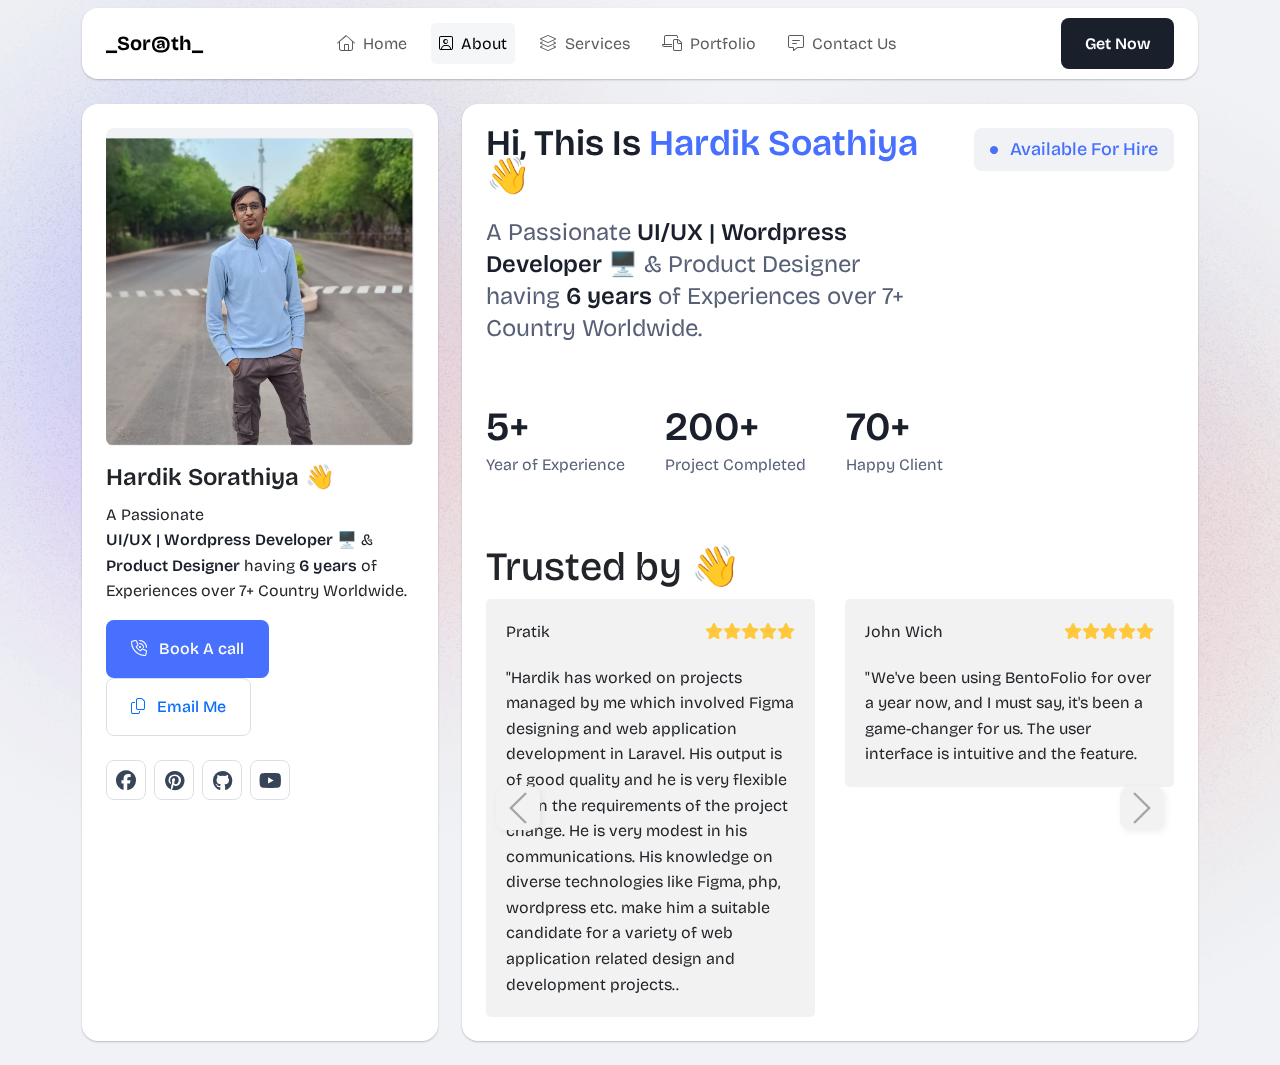
<file: about.html>
<!DOCTYPE html>
<html lang="en">

<head>
  <meta charset="UTF-8" />
  <meta name="viewport" content="width=device-width, initial-scale=1.0" />
  <title>About - Hardik Sorathiya</title>
  <!-- link css -->
  <link rel="stylesheet" href="assets/css/bootstrap.min.css" />
  <link rel="stylesheet" href="assets/css/style.css" />
  <link rel="stylesheet" href="assets/webfonts/all.min.css" />

  <!-- script js -->
</head>

<body>
  <!-- header -->
  <header class="header-area">
    <nav class="navbar navbar-expand-lg">
      <div class="container">
        <div class="hp-header d-flex">
          <a class="navbar-brand me-auto fw-bold" href="index.html">_Sor@th_</a>
          <button class="navbar-toggler" type="button" data-bs-toggle="offcanvas" data-bs-target="#offcanvasNavbar"
            aria-controls="offcanvasNavbar" aria-label="Toggle navigation">
            <span class="navbar-toggler-icon"></span>
          </button>
          <div class="offcanvas offcanvas-end" tabindex="-1" id="offcanvasNavbar"
            aria-labelledby="offcanvasNavbarLabel">
            <div class="offcanvas-header">
              <h5 class="offcanvas-title" id="offcanvasNavbarLabel">_Sor@th_</h5>
              <button type="button" class="btn-close" data-bs-dismiss="offcanvas" aria-label="Close"></button>
            </div>
            <div class="offcanvas-body">
              <ul class="navbar-nav justify-content-center flex-grow-1 pe-3">
                <li class="nav-item">
                  <a class="nav-link mx-lg-2" aria-current="page" href="index.html"> <i
                      class="fa-light fa-house pe-2"></i>Home</a>
                </li>
                <li class="nav-item">
                  <a class="nav-link mx-lg-2 active" href="about.html"><i class="fa-light fa-square-user pe-2"></i>About</a>
                </li>
                <li class="nav-item">
                  <a class="nav-link mx-lg-2" href="services.html"> <i class="fa-light fa-layer-group pe-2"></i>Services</a>
                </li>
                <li class="nav-item">
                  <a class="nav-link mx-lg-2" href="portfolio.html"><i class="fa-light fa-laptop-file pe-2"></i>Portfolio</a>
                </li>
                <li class="nav-item">
                  <a class="nav-link mx-lg-2" href="contact.html"><i class="fa-light fa-message-lines pe-2"></i>Contact Us</a>
                </li>
              </ul>
            </div>
          </div>
          <a href="https://wa.me/9737305056" target="_blank" class="getnow-button">Get Now</a>
        </div>

      </div>
    </nav>
  </header>


  <main>
    <div class="background-shapes">
      <div class="shape-1 common-shape">
        <img src="assets/image/banner-shape-1.png" alt="banner-shape-1">
      </div>
      <div class="shape-2 common-shape">
        <img src="assets/image/banner-shape-1.png" alt="banner-shape-1">
      </div>
      <div class="threed-shape-1 move-with-cursor" data-value="1"
        style="transition: transform 0.6s cubic-bezier(0.34, 1.56, 0.64, 1) 0s; transform: translate(3.04px, 4.35px) rotate(7.39deg);">
        <img src="assets/image/object-3d-1.png" alt="object-3d-1">
      </div>
      <div class="threed-shape-2 move-with-cursor" data-value="1"
        style="transition: transform 0.6s cubic-bezier(0.34, 1.56, 0.64, 1) 0s; transform: translate(3.04px, 4.35px) rotate(7.39deg);">
        <img src="assets/image/object-3d-2.png" alt="object-3d-2">
      </div>
    </div>
    <section id="home-first">
      <div class="container">
        <div class="row g-4">
          <div class="col-xl-4">
            <div class="card profile-card">
              <div class="card-body">
                <div class="image text-center">
                  <img src="assets/image/profile_hardik.svg" alt="profile">
                </div>
                <div class="text pt-3">
                  <h3 class="card-title">Hardik Sorathiya 👋</h3>
                  <p>A Passionate <span>UI/UX | Wordpress Developer</span> 🖥️ &amp; <span>Product Designer</span>
                    having <span>6
                      years</span> of Experiences over 7+
                    Country Worldwide.</p>
                  <div class="common-button-groups">
                    <a class="btn btn-call" href="tel:+919737305056">
                      <i class="fa-light fa-phone-volume pe-2"></i>
                      Book A call
                    </a>
                    <button class="btn btn-copy" data-clipboard-text="sorathiyahardik@gmail.com">
                      <a href="mailto:sorathiyahardik@gmail.com">
                        <i class="fa-light fa-copy pe-2"></i>
                      Email Me
                      </a>
                      
                    </button>
                  </div>
                  <div class="social-media-icon mt-4">
                    <ul class="list-unstyled">
                      <li><a href="#"><i class="fab fa-facebook"></i></a></li>
                      <li><a href="#"><i class="fab fa-pinterest"></i></a></li>
                      <li><a href="#"><i class="fab fa-github"></i></a></li>
                      <li><a href="#"><i class="fab fa-youtube"></i></a></li>
                    </ul>
                  </div>
                </div>
              </div>
            </div>
          </div>
          <div class="col-xl-8">
            <div class="card content-box-card">
                <div class="card-body">
                    <div class="top-info">
                        <div class="text">
                          <h1 class="main-title">Hi, This Is <span>Hardik Soathiya</span> 👋</h1>
                          <p>A Passionate <b>UI/UX | Wordpress Developer</b> 🖥️ &amp; <span>Product Designer</span>
                            having <b>6
                              years</b> of Experiences over 7+
                            Country Worldwide.</p>
                        </div>
                        <div class="available-btn">
                          <span><i class="fas fa-circle"></i> Available For Hire</span>
                        </div>
                    </div>
                    <div class="counter-area">
                        <div class="counter">
                          <div class="counter-item">
                            <h3 class="number">5+</h3>
                            <p class="subtitle">Year of Experience</p>
                          </div>
                          <div class="counter-item">
                            <h3 class="number">200+</h3>
                            <p class="subtitle">Project Completed
                            </p>
                          </div>
                          <div class="counter-item">
                            <h3 class="number">70+</h3>
                            <p class="subtitle">Happy Client
                            </p>
                          </div>
                        </div>
                    </div>
                    <div class="testimonial">
                      <div class="text">
                        <h1 class="main-title">Trusted by 👋</h1>
                      </div>
                      <link rel="stylesheet" href="assets/css/swiper.css">
                      <div class="swiper-container">
                        <!-- Additional required wrapper -->
                        <div class="swiper-wrapper">
                            <div class="swiper-slide">
                              <div class="testimonial-box">
                                <div class="top-section-testimonial">
                                  <div class="client-name">
                                    Pratik
                                  </div>
                                  <div class="star">
                                    <i class="fas fa-star"></i><i class="fas fa-star"></i><i class="fas fa-star"></i><i class="fas fa-star"></i><i class="fas fa-star"></i>
                                  </div>
                                </div>
                                <div class="testimonial-text">
                                  "Hardik has worked on projects managed by me which involved Figma designing and web application development in Laravel. His output is of good quality and he is very flexible when the requirements of the project change. He is very modest in his communications. His knowledge on diverse technologies like Figma, php, wordpress etc. make him a suitable candidate for a variety of web application related design and development projects..
                                </div>
                              </div>
                            </div>
                            <div class="swiper-slide">
                              <div class="testimonial-box">
                                <div class="top-section-testimonial">
                                  <div class="client-name">
                                    John Wich
                                  </div>
                                  <div class="star">
                                    <i class="fas fa-star"></i><i class="fas fa-star"></i><i class="fas fa-star"></i><i class="fas fa-star"></i><i class="fas fa-star"></i>
                                  </div>
                                </div>
                                <div class="testimonial-text">
                                  "We've been using BentoFolio for over a year now, and I must say, it's been a game-changer
                                  for us. The user interface is intuitive and the feature.
                                </div>
                              </div>
                            </div>
                            <div class="swiper-slide">
                              <div class="testimonial-box">
                                <div class="top-section-testimonial">
                                  <div class="client-name">
                                    John Wich
                                  </div>
                                  <div class="star">
                                    <i class="fas fa-star"></i><i class="fas fa-star"></i><i class="fas fa-star"></i><i class="fas fa-star"></i><i class="fas fa-star"></i>
                                  </div>
                                </div>
                                <div class="testimonial-text">
                                  "We've been using BentoFolio for over a year now, and I must say, it's been a game-changer
                                  for us. The user interface is intuitive and the feature.
                                </div>
                              </div>
                            </div>
                            <div class="swiper-slide">
                              <div class="testimonial-box">
                                <div class="top-section-testimonial">
                                  <div class="client-name">
                                    John Wich
                                  </div>
                                  <div class="star">
                                    <i class="fas fa-star"></i><i class="fas fa-star"></i><i class="fas fa-star"></i><i class="fas fa-star"></i><i class="fas fa-star"></i>
                                  </div>
                                </div>
                                <div class="testimonial-text">
                                  "We've been using BentoFolio for over a year now, and I must say, it's been a game-changer
                                  for us. The user interface is intuitive and the feature.
                                </div>
                              </div>
                            </div>
                            <div class="swiper-slide">
                              <div class="testimonial-box">
                                <div class="top-section-testimonial">
                                  <div class="client-name">
                                    John Wich
                                  </div>
                                  <div class="star">
                                    <i class="fas fa-star"></i><i class="fas fa-star"></i><i class="fas fa-star"></i><i class="fas fa-star"></i><i class="fas fa-star"></i>
                                  </div>
                                </div>
                                <div class="testimonial-text">
                                  "We've been using BentoFolio for over a year now, and I must say, it's been a game-changer
                                  for us. The user interface is intuitive and the feature.
                                </div>
                              </div>
                            </div>
                            <div class="swiper-slide">
                              <div class="testimonial-box">
                                <div class="top-section-testimonial">
                                  <div class="client-name">
                                    John Wich
                                  </div>
                                  <div class="star">
                                    <i class="fas fa-star"></i><i class="fas fa-star"></i><i class="fas fa-star"></i><i class="fas fa-star"></i><i class="fas fa-star"></i>
                                  </div>
                                </div>
                                <div class="testimonial-text">
                                  "We've been using BentoFolio for over a year now, and I must say, it's been a game-changer
                                  for us. The user interface is intuitive and the feature.
                                </div>
                              </div>
                            </div>
                            <div class="swiper-slide">
                              <div class="testimonial-box">
                                <div class="top-section-testimonial">
                                  <div class="client-name">
                                    John Wich
                                  </div>
                                  <div class="star">
                                    <i class="fas fa-star"></i><i class="fas fa-star"></i><i class="fas fa-star"></i><i class="fas fa-star"></i><i class="fas fa-star"></i>
                                  </div>
                                </div>
                                <div class="testimonial-text">
                                  "We've been using BentoFolio for over a year now, and I must say, it's been a game-changer
                                  for us. The user interface is intuitive and the feature.
                                </div>
                              </div>
                            </div>
                            
                        </div>
                
                        <!-- If we need navigation buttons -->
                        <div class="swiper-button-prev"></div>
                        <div class="swiper-button-next"></div>
                    </div>
                    
                    
                    </div>
                </div>
            </div>
          </div>
        </div>
      </div>
    </section>
  </main>

  <!-- script -->
  <script src="assets/js/bootstrap.bundle.min.js"></script>
  <script src="assets/js/jquery-3.6.0.min.js"></script>
  <script src="assets/js/swiper.js"></script>
  <script src="assets/js/script.js"></script>

</html>
</file>
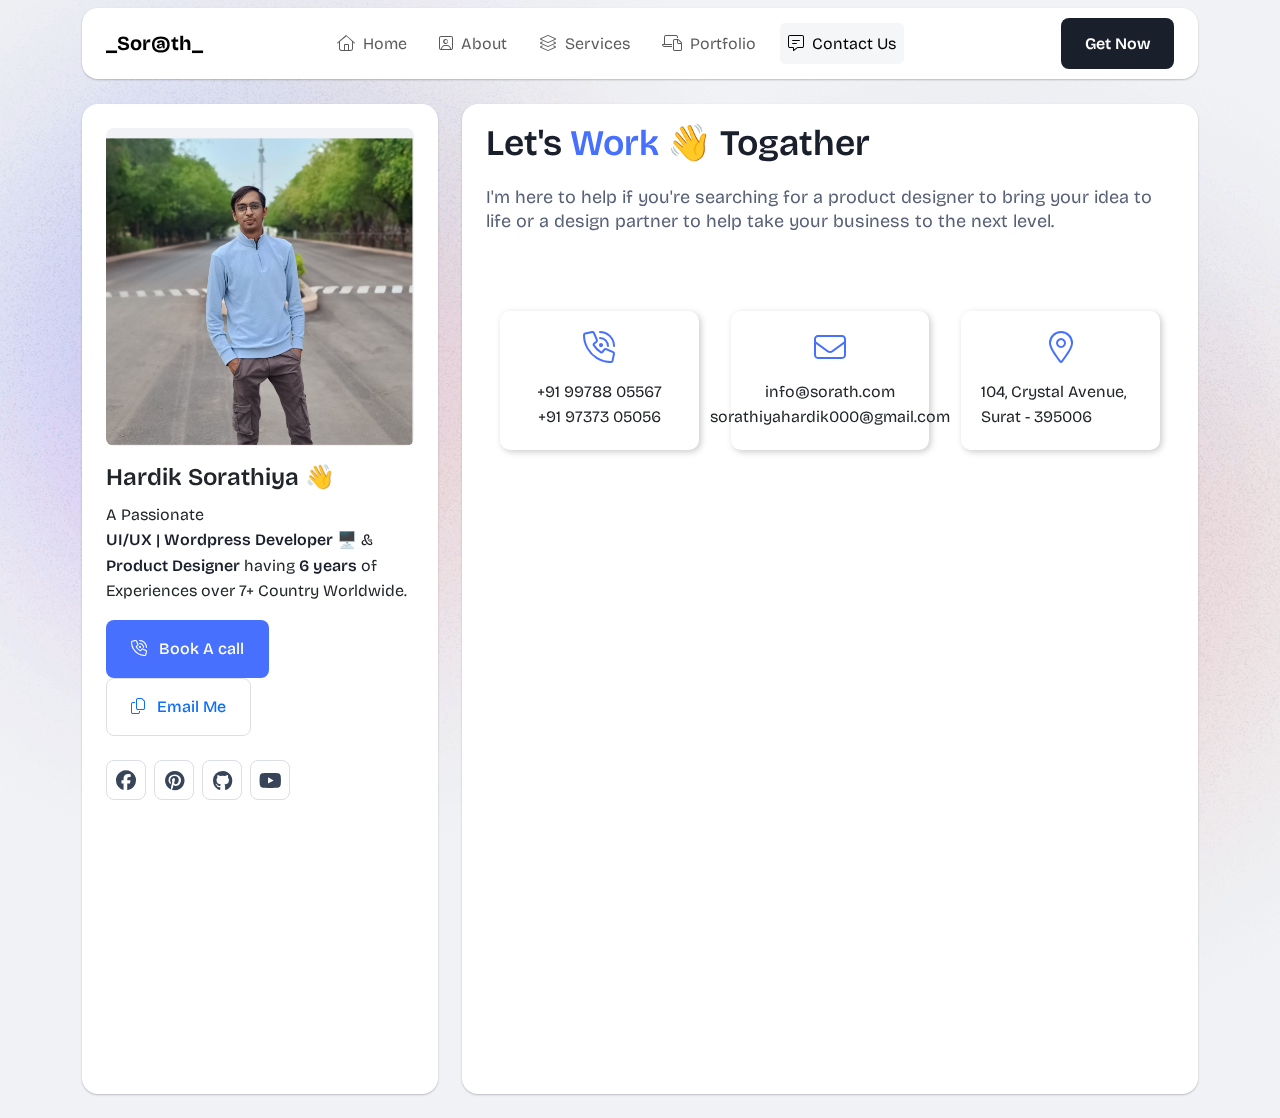
<file: contact.html>
<!DOCTYPE html>
<html lang="en">

<head>
  <meta charset="UTF-8" />
  <meta name="viewport" content="width=device-width, initial-scale=1.0" />
  <title>Contact with Hardik Sorathiya</title>
  <!-- link css -->
  <link rel="stylesheet" href="assets/css/bootstrap.min.css" />
  <link rel="stylesheet" href="assets/css/style.css" />
  <link rel="stylesheet" href="assets/webfonts/all.min.css" />

  <!-- script js -->
</head>

<body>
  <!-- header -->
  <header class="header-area">
    <nav class="navbar navbar-expand-lg">
      <div class="container">
        <div class="hp-header d-flex">
          <a class="navbar-brand me-auto fw-bold" href="index.html">_Sor@th_</a>
          <button class="navbar-toggler" type="button" data-bs-toggle="offcanvas" data-bs-target="#offcanvasNavbar"
            aria-controls="offcanvasNavbar" aria-label="Toggle navigation">
            <span class="navbar-toggler-icon"></span>
          </button>
          <div class="offcanvas offcanvas-end" tabindex="-1" id="offcanvasNavbar"
            aria-labelledby="offcanvasNavbarLabel">
            <div class="offcanvas-header">
              <h5 class="offcanvas-title" id="offcanvasNavbarLabel">_Sor@th_</h5>
              <button type="button" class="btn-close" data-bs-dismiss="offcanvas" aria-label="Close"></button>
            </div>
            <div class="offcanvas-body">
              <ul class="navbar-nav justify-content-center flex-grow-1 pe-3">
                <li class="nav-item">
                  <a class="nav-link mx-lg-2 " aria-current="page" href="index.html"> <i
                      class="fa-light fa-house pe-2"></i>Home</a>
                </li>
                <li class="nav-item">
                  <a class="nav-link mx-lg-2" href="about.html"><i class="fa-light fa-square-user pe-2"></i>About</a>
                </li>
                <li class="nav-item">
                  <a class="nav-link mx-lg-2" href="services.html"> <i class="fa-light fa-layer-group pe-2"></i>Services</a>
                </li>
                <li class="nav-item">
                  <a class="nav-link mx-lg-2" href="portfolio.html"><i class="fa-light fa-laptop-file pe-2"></i>Portfolio</a>
                </li>
                <li class="nav-item">
                  <a class="nav-link mx-lg-2 active" href="contact.html"><i class="fa-light fa-message-lines pe-2"></i>Contact Us</a>
                </li>
              </ul>
            </div>
          </div>
          <a href="https://wa.me/9737305056" target="_blank" class="getnow-button">Get Now</a>
        </div>

      </div>
    </nav>
  </header>


  <main>
    <div class="background-shapes">
      <div class="shape-1 common-shape">
        <img src="assets/image/banner-shape-1.png" alt="banner-shape-1">
      </div>
      <div class="shape-2 common-shape">
        <img src="assets/image/banner-shape-1.png" alt="banner-shape-1">
      </div>
      <div class="threed-shape-1 move-with-cursor" data-value="1"
        style="transition: transform 0.6s cubic-bezier(0.34, 1.56, 0.64, 1) 0s; transform: translate(3.04px, 4.35px) rotate(7.39deg);">
        <img src="assets/image/object-3d-1.png" alt="object-3d-1">
      </div>
      <div class="threed-shape-2 move-with-cursor" data-value="1"
        style="transition: transform 0.6s cubic-bezier(0.34, 1.56, 0.64, 1) 0s; transform: translate(3.04px, 4.35px) rotate(7.39deg);">
        <img src="assets/image/object-3d-2.png" alt="object-3d-2">
      </div>
    </div>
    <section id="home-first">
      <div class="container">
        <div class="row g-4">
          <div class="col-xl-4">
            <div class="card profile-card sticky">
              <div class="card-body">
                <div class="image text-center">
                  <img src="assets/image/profile_hardik.svg" alt="profile">
                </div>
                <div class="text pt-3">
                  <h3 class="card-title">Hardik Sorathiya 👋</h3>
                  <p>A Passionate <span>UI/UX | Wordpress Developer</span> 🖥️ &amp; <span>Product Designer</span>
                    having <span>6
                      years</span> of Experiences over 7+
                    Country Worldwide.</p>
                  <div class="common-button-groups">
                    <a class="btn btn-call" href="tel:+919737305056">
                      <i class="fa-light fa-phone-volume pe-2"></i>
                      Book A call
                    </a>
                    <button class="btn btn-copy" data-clipboard-text="sorathiyahardik@gmail.com">
                      <a href="mailto:sorathiyahardik@gmail.com">
                        <i class="fa-light fa-copy pe-2"></i>
                      Email Me
                      </a>
                      
                    </button>
                  </div>
                  <div class="social-media-icon mt-4">
                    <ul class="list-unstyled">
                      <li><a href="#"><i class="fab fa-facebook"></i></a></li>
                      <li><a href="#"><i class="fab fa-pinterest"></i></a></li>
                      <li><a href="#"><i class="fab fa-github"></i></a></li>
                      <li><a href="#"><i class="fab fa-youtube"></i></a></li>
                    </ul>
                  </div>
                </div>
              </div>
            </div>
          </div>
          <div class="col-xl-8">
            <div class="card content-box-card">
                <div class="card-body">
                    <div class="top-info">
                        <div class="text contact-text">
                          <h1 class="main-title">Let's <span>Work 👋</span> Togather</h1>
                          <p>I'm here to help if you're searching for a product designer to bring your idea to life or a design partner to help take your business to the next level.</p>
                        </div>
                    </div>
                    <div class="contact-detail">
                        <div class="row g-1">
                            <div class="col-lg-4">
                                <div class="contact-detail-box">
                                    <i class="fa-light fa-phone-volume"></i>
                                    <div class="detail-text">+91 99788 05567</div>
                                    <div class="detail-text">+91 97373 05056</div>
                                </div>
                            </div>
                            <div class="col-lg-4">
                                <div class="contact-detail-box">
                                    <i class="fa-light fa-envelope"></i>
                                    <div class="detail-text">info@sorath.com</div>
                                    <div class="detail-text">sorathiyahardik000@gmail.com</div>
                                </div>
                            </div>
                            <div class="col-lg-4">
                                <div class="contact-detail-box">
                                    <i class="fa-light fa-location-dot"></i>
                                    <div class="detail-text">104, Crystal Avenue, Surat - 395006</div>
                                </div>
                            </div>
                        </div>
                    </div>
                    <div class="contact-map-area">
                        <iframe src="https://www.google.com/maps/embed?pb=!1m18!1m12!1m3!1d8848.960371973006!2d72.8269683185844!3d21.171113454912568!2m3!1f0!2f0!3f0!3m2!1i1024!2i768!4f13.1!3m3!1m2!1s0x3be04e59411d1563%3A0xfe4558290938b042!2sSurat%2C%20Gujarat!5e0!3m2!1sen!2sin!4v1716475265208!5m2!1sen!2sin" height="450" style="border:0; width: 100%;" allowfullscreen="" loading="lazy" referrerpolicy="no-referrer-when-downgrade"></iframe>    
                    </div>
                    
                </div>
            </div>
          </div>
        </div>
      </div>
    </section>
  </main>

  <!-- script -->
  <script src="assets/js/bootstrap.bundle.min.js"></script>

</html>
</file>
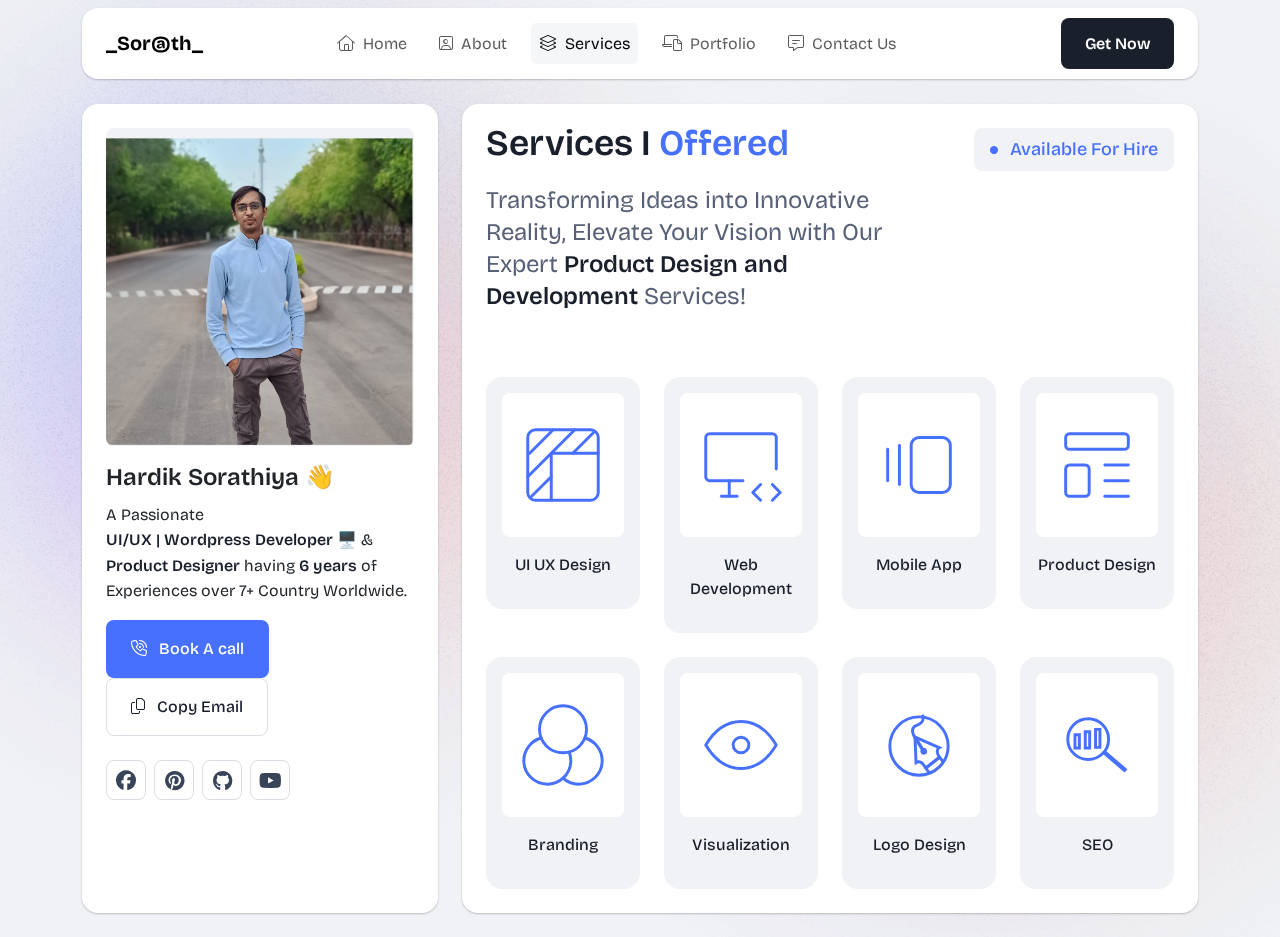
<file: services.html>
<!DOCTYPE html>
<html lang="en">

<head>
    <meta charset="UTF-8" />
    <meta name="viewport" content="width=device-width, initial-scale=1.0" />
    <title>Services- Hardik Sorathiya</title>
    <!-- link css -->
    <link rel="stylesheet" href="assets/css/bootstrap.min.css" />
    <link rel="stylesheet" href="assets/css/style.css" />
    <link rel="stylesheet" href="assets/webfonts/all.min.css" />

    <!-- script js -->
</head>

<body>
    <!-- header -->
    <header class="header-area">
        <nav class="navbar navbar-expand-lg">
            <div class="container">
                <div class="hp-header d-flex">
                    <a class="navbar-brand me-auto fw-bold" href="index.html">_Sor@th_</a>
                    <button class="navbar-toggler" type="button" data-bs-toggle="offcanvas"
                        data-bs-target="#offcanvasNavbar" aria-controls="offcanvasNavbar"
                        aria-label="Toggle navigation">
                        <span class="navbar-toggler-icon"></span>
                    </button>
                    <div class="offcanvas offcanvas-end" tabindex="-1" id="offcanvasNavbar"
                        aria-labelledby="offcanvasNavbarLabel">
                        <div class="offcanvas-header">
                            <h5 class="offcanvas-title" id="offcanvasNavbarLabel">_Sor@th_</h5>
                            <button type="button" class="btn-close" data-bs-dismiss="offcanvas"
                                aria-label="Close"></button>
                        </div>
                        <div class="offcanvas-body">
                            <ul class="navbar-nav justify-content-center flex-grow-1 pe-3">
                                <li class="nav-item">
                                    <a class="nav-link mx-lg-2" aria-current="page" href="index.html"> <i
                                            class="fa-light fa-house pe-2"></i>Home</a>
                                </li>
                                <li class="nav-item">
                                    <a class="nav-link mx-lg-2 " href="about.html"><i
                                            class="fa-light fa-square-user pe-2"></i>About</a>
                                </li>
                                <li class="nav-item">
                                    <a class="nav-link mx-lg-2 active" href="services.html"> <i
                                            class="fa-light fa-layer-group pe-2"></i>Services</a>
                                </li>
                                <li class="nav-item">
                                    <a class="nav-link mx-lg-2" href="portfolio.html"><i
                                            class="fa-light fa-laptop-file pe-2"></i>Portfolio</a>
                                </li>
                                <li class="nav-item">
                                    <a class="nav-link mx-lg-2" href="contact.html"><i
                                            class="fa-light fa-message-lines pe-2"></i>Contact Us</a>
                                </li>
                            </ul>
                        </div>
                    </div>
                    <a href="https://wa.me/9737305056" target="_blank" class="getnow-button">Get Now</a>
                </div>

            </div>
        </nav>
    </header>


    <main>
        <div class="background-shapes">
            <div class="shape-1 common-shape">
                <img src="assets/image/banner-shape-1.png" alt="banner-shape-1">
            </div>
            <div class="shape-2 common-shape">
                <img src="assets/image/banner-shape-1.png" alt="banner-shape-1">
            </div>
            <div class="threed-shape-1 move-with-cursor" data-value="1"
                style="transition: transform 0.6s cubic-bezier(0.34, 1.56, 0.64, 1) 0s; transform: translate(3.04px, 4.35px) rotate(7.39deg);">
                <img src="assets/image/object-3d-1.png" alt="object-3d-1">
            </div>
            <div class="threed-shape-2 move-with-cursor" data-value="1"
                style="transition: transform 0.6s cubic-bezier(0.34, 1.56, 0.64, 1) 0s; transform: translate(3.04px, 4.35px) rotate(7.39deg);">
                <img src="assets/image/object-3d-2.png" alt="object-3d-2">
            </div>
        </div>
        <section id="home-first">
            <div class="container">
                <div class="row g-4">
                    <div class="col-xl-4">
                        <div class="card profile-card">
                            <div class="card-body">
                                <div class="image text-center">
                                    <img src="assets/image/profile_hardik.svg" alt="profile">
                                </div>
                                <div class="text pt-3">
                                    <h3 class="card-title">Hardik Sorathiya 👋</h3>
                                    <p>A Passionate <span>UI/UX | Wordpress Developer</span> 🖥️ &amp; <span>Product
                                            Designer</span>
                                        having <span>6
                                            years</span> of Experiences over 7+
                                        Country Worldwide.</p>
                                    <div class="common-button-groups">
                                        <a class="btn btn-call" href="tel:+919737305056">
                                            <i class="fa-light fa-phone-volume pe-2"></i>
                                            Book A call
                                        </a>
                                        <button class="btn btn-copy" data-clipboard-text="freelancersorath@gmail.com">
                                            <i class="fa-light fa-copy pe-2"></i>
                                            Copy Email
                                        </button>
                                    </div>
                                    <div class="social-media-icon mt-4">
                                        <ul class="list-unstyled">
                                            <li><a href="#"><i class="fab fa-facebook"></i></a></li>
                                            <li><a href="#"><i class="fab fa-pinterest"></i></a></li>
                                            <li><a href="#"><i class="fab fa-github"></i></a></li>
                                            <li><a href="#"><i class="fab fa-youtube"></i></a></li>
                                        </ul>
                                    </div>
                                </div>
                            </div>
                        </div>
                    </div>
                    <div class="col-xl-8">
                        <div class="card content-box-card">
                            <div class="card-body">
                                <div class="top-info">
                                    <div class="text">
                                        <h1 class="main-title">Services I <span>Offered</span></h1>
                                        <p>Transforming Ideas into Innovative Reality, Elevate Your Vision with Our
                                            Expert <b>Product
                                                Design and Development</b> Services!</p>
                                    </div>
                                    <div class="available-btn">
                                        <span><i class="fas fa-circle"></i> Available For Hire</span>
                                    </div>
                                </div>
                                <div class="services">
                                    <div class="row g-4">
                                        <div class="col-md-3 col-sm-6 col-6">
                                            <div class="services-item text-center">
                                                <div class="image">
                                                    <img src="assets/image/icon/ui-ux.svg" alt="ui-ux">
                                                </div>
                                                <div class="text">
                                                    <h3 class="title">UI UX Design</h3>
                                                </div>
                                            </div>
                                        </div>
                                        <div class="col-md-3 col-sm-6 col-6">
                                            <div class="services-item text-center">
                                                <div class="image">
                                                    <img src="assets/image/icon/web-development.svg"
                                                        alt="web-development">
                                                </div>
                                                <div class="text">
                                                    <h3 class="title">Web Development</h3>
                                                </div>
                                            </div>
                                        </div>
                                        <div class="col-md-3 col-sm-6 col-6">
                                            <div class="services-item text-center">
                                                <div class="image">
                                                    <img src="assets/image/icon/app.svg" alt="app">
                                                </div>
                                                <div class="text">
                                                    <h3 class="title">Mobile App</h3>
                                                </div>
                                            </div>
                                        </div>
                                        <div class="col-md-3 col-sm-6 col-6">
                                            <div class="services-item text-center">
                                                <div class="image">
                                                    <img src="assets/image/icon/prd-design.svg" alt="prd-design">
                                                </div>
                                                <div class="text">
                                                    <h3 class="title">Product Design</h3>
                                                </div>
                                            </div>
                                        </div>
                                        <div class="col-md-3 col-sm-6 col-6">
                                            <div class="services-item text-center">
                                                <div class="image">
                                                    <img src="assets/image/icon/branding.svg" alt="branding">
                                                </div>
                                                <div class="text">
                                                    <h3 class="title">Branding</h3>
                                                </div>
                                            </div>
                                        </div>
                                        <div class="col-md-3 col-sm-6 col-6">
                                            <div class="services-item text-center">
                                                <div class="image">
                                                    <img src="assets/image/icon/view.svg" alt="view">
                                                </div>
                                                <div class="text">
                                                    <h3 class="title">Visualization</h3>
                                                </div>
                                            </div>
                                        </div>
                                        <div class="col-md-3 col-sm-6 col-6">
                                            <div class="services-item text-center">
                                                <div class="image">
                                                    <img src="assets/image/icon/logodesign.svg" alt="view">
                                                </div>
                                                <div class="text">
                                                    <h3 class="title">Logo Design</h3>
                                                </div>
                                            </div>
                                        </div>
                                        <div class="col-md-3 col-sm-6 col-6">
                                            <div class="services-item text-center">
                                                <div class="image">
                                                    <img src="assets/image/icon/seo.svg" alt="view">
                                                </div>
                                                <div class="text">
                                                    <h3 class="title">SEO</h3>
                                                </div>
                                            </div>
                                        </div>
                                    </div>
                                </div>
                            </div>
                        </div>
                    </div>
                </div>
        </section>
    </main>

    <!-- script -->
    <script src="assets/js/bootstrap.bundle.min.js"></script>

</html>
</file>
<file: assets/css/style.css>
@import url('https://fonts.googleapis.com/css2?family=Bricolage+Grotesque:opsz,wght@12..96,200..800&display=swap');

:root {
    --font-family: "Bricolage Grotesque", sans-serif;
    --primary: #4770FF;
    --black: #1A1F2C;
    --light-black: #576076;
    --white: #ffffff;
    --dark-theme-bg: #000;
    --dark-theme-black: #0E1018;
    --dark-theme-white: #f0f2f5;
    --dark-theme-light-white: rgba(240, 242, 245, 0.7);
    --paragraph: #616670;
    --background: #F0F2F5;
    --font-size: 16px;
    --font-weight: 400;
    --line-height: 1.6em;
    --transision: all 0.1s ease-out 0s;
    --border: #DBDFE5;
    --border-radius: 5px;
    --box-shadow: 2px 2px 10px rgba(240, 242, 245, 0.7);
}
a, span, small {
    display: inline-block;
}
* {
    margin: 0;
    padding: 0;
    outline: none;
    box-sizing: border-box;
}
ul, ol {
    margin: 0;
    padding: 0;
}
img{
    width: 100%;
}
body{
    font-family: var(--font-family);
    font-size: var(--font-size);
    line-height: var(--line-height);
    color: var(--black);
    overflow-x: hidden;
    background-color: var(--background);
    padding: 0 0 24px 0;
    min-height: 100vh;
    font-weight: 400;
}
a{
    text-decoration: none;
}

/* header */
.navbar-nav .nav-link.active, .navbar-nav .nav-link.show {
    background: var(--dark-theme-light-white);
    border-radius: var(--border-radius);
}
.nav-link:focus, .nav-link:hover {
    color: var(--bs-nav-link-hover-color);
    background: var(--dark-theme-light-white);
    border-radius: var(--border-radius);
}
.header-area {
    width: 100%;
    z-index: 99;
    /* position: sticky; */
    top: 0;
}
.hp-header {
    background-color: var(--white);
    box-shadow: 0 1px 2px 0 rgba(26, 31, 44, 0.25);
    border-radius: 16px;
    padding: 10px 24px;
    width: 100%;
    align-items: center;
    gap: 15px;
}
.getnow-button {
    background-color: var(--black);
    border-radius: 8px;
    padding: 16px 24px;
    font-size: 16px;
    font-weight: 600;
    color: var(--white);
    line-height: 1.2em;
    margin-left: 16px;
}

/* background shape */

.background-shapes .common-shape {
    animation: rotateAnimation 60s infinite linear;
}
.background-shapes .shape-1 {
    position: fixed;
    top: -20%;
    left: -20%;
    z-index: -1;
}
.background-shapes .shape-2 {
    position: fixed;
    bottom: -20%;
    right: -20%;
    z-index: -1;
}
.background-shapes .threed-shape-1 {
    position: fixed;
    top: 20%;
    left: 10%;
    z-index: -1;
}
.background-shapes .threed-shape-2 {
    position: fixed;
    bottom: 20%;
    right: 9%;
    z-index: -1;
}
@keyframes rotateAnimation {
    0%{
        transform: rotate(0deg);
    }
    100%{
        transform: rotate(360deg);
    }
    
}
/* main */
.card {
    border: 0;
    background-color: var(--white);
    box-shadow: 0 1px 2px 0 rgba(26, 31, 44, 0.25);
    border-radius: 16px;
    height: 100%;
}
.card-body {
    padding: 24px;
}
.content-box-area .profile-card {
    position: sticky;
    top: 94px;
}
.profile-card .image {
    background-color: var(--background);
    border-radius: 8px;
    overflow: hidden;
}
.profile-card .image img {
    margin-top: 10px;
}
.profile-card .text p span {
    color: var(--black);
    font-weight: 600;
}
.common-button-groups .btn {
    background-color: var(--primary);
    border-radius: 8px;
    padding: 16px 24px;
    font-size: 16px;
    font-weight: 500;
    color: var(--white);
    line-height: 1.5em;
    margin-right: 8px;
}
.common-button-groups .btn.btn-copy {
    border: 1px solid var(--border);
    background-color: transparent;
    color: var(--black);
    position: relative;
}
.common-button-groups .btn.btn-copy:hover {
    background-color: var(--background);
}
.social-media-icon ul li {
    display: inline-block;
}
.social-media-icon ul li {
    margin-right: 4px;
}
.social-media-icon ul li a {
    color: #384559;
    font-size: 20px;
    width: 40px;
    height: 40px;
    border-radius: 8px;
    border: 1px solid var(--border);
    text-align: center;
    line-height: 40px;
    display: block;
}
main {
    position: relative;
    margin-top: 17px;
}
.work-experiance-card .work-experiance-slider li {
    display: flex !important;
    justify-content: space-between;
    align-items: center;
}
.work-experiance-card .work-experiance-slider li+li {
    margin-top: 16px;
}

.work-experiance-card .work-experiance-slider li .date p {
    font-size: 14px;
    font-weight: 500;
    color: var(--light-black);
}
.work-experiance-card .work-experiance-slider li .info .icon img {
    width: 40px;
}
.work-experiance-card .work-experiance-slider li .info {
    display: flex;
    align-items: center;
    gap: 12px;
}
.work-experiance-card .work-experiance-slider li .info .text .title {
    font-size: 15px;
    font-weight: 600;
    color: var(--black);
    line-height: 1.5em;
    margin: 0;
}
.work-experiance-card .work-experiance-slider li .info .text .subtitle {
    font-size: 14px;
    font-weight: 400;
    color: var(--light-black);
    line-height: 1.42em;
}
.date {
    padding-right: 40px;
}
.expertise-item img {
    width: 32px;
    height: 32px;
}
.expertise-item {
    display: flex;
    flex-direction: column;
    align-items: center;
}
.expertise-item h4.title {
    font-size: 1rem;
}
.card-title .link-btn {
    font-size: 16px;
    font-weight: 400;
    color: var(--primary);
    line-height: 1.5em;
    border-bottom: 1px solid var(--border);
}
.card-title {
    font-size: 24px;
    font-weight: 600;
    line-height: 1.333em;
    display: flex;
    align-items: center;
    justify-content: space-between;
    gap: 24px;
}
.card-projects .project-item .image {
    background-color: var(--background);
    padding: 24px;
    padding-bottom: 0;
    border-radius: 8px;
    overflow: hidden;
    position: relative;
}
.card-projects .project-item .image img {
    border-radius: 8px;
    border-bottom-right-radius: 0;
    border-bottom-left-radius: 0;
}
.card-projects .project-item .image .full-image-preview {
    position: absolute;
    top: 50%;
    left: 50%;
    transform: translate(-50%);
    z-index: 9;
    width: 40px;
    height: 40px;
    background-color: var(--white);
    border-radius: 50%;
    text-align: center;
    line-height: 38px;
    color: var(--primary);
    filter: drop-shadow(0 12px 12px rgba(26, 31, 44, 0.25));
    margin-top: -10px;
    transition: var(--transision);
    visibility: hidden;
    opacity: 0;
}
.card-projects .project-item .image .full-image-preview .icon {
    width: 22px;
    height: 22px;
}
.card-projects .project-item .image .info {
    position: absolute;
    bottom: 0;
    left: 0;
    background-image: linear-gradient(rgba(0, 0, 0, 0), rgba(0, 0, 0, 0.2));
    width: 100%;
}
.card-projects .project-item .image .info .category {
    font-size: 12px;
    font-weight: 500;
    color: var(--primary);
    background-color: var(--white);
    border-radius: 4px;
    padding: 4px 8px;
    margin: 16px;
    line-height: 1.333em;
}
/* about */

.content-box-card .top-info {
    display: flex;
    gap: 40px;
    justify-content: space-between;
    margin-bottom: 48px;
}
.content-box-card .top-info .text {
    flex-grow: 1;
    max-width: 540px;
    width: 100%;
}
.content-box-card .top-info .main-title {
    font-size: 36px;
    font-weight: 600;
    color: var(--black);
    line-height: 0.9em;
    margin-bottom: 24px;
}
.content-box-card .top-info .main-title span {
    color: var(--primary);
}
.content-box-card .top-info p {
    font-size: 24px;
    font-weight: 400;
    color: var(--light-black);
    line-height: 1.333em;
}
.content-box-card .top-info p b {
    font-size: 24px;
    font-weight: 600;
    color: var(--black);
}
.content-box-card .available-btn {
    flex: 0 0 auto;
}
.content-box-card .available-btn span {
    font-size: 18px;
    font-weight: 500;
    color: var(--primary);
    background-color: var(--background);
    padding: 8px 16px 8px 16px;
    border-radius: 8px;
    line-height: 1.5em;
    display: flex;
    align-items: center;
}
.content-box-card .available-btn span i {
    font-size: 8px;
    margin-right: 12px;
    position: relative;
}
.content-box-card .counter-area {
    display: flex;
    gap: 30px;
    justify-content: space-between;
    margin-bottom: 50px;
}
.content-box-card .counter-area .counter {
    display: flex;
    gap: 40px;
    max-width: 461px;
    flex-grow: 1;
}
.content-box-card .counter-area .counter .counter-item .number {
    font-size: 40px;
    font-weight: 600;
    color: var(--black);
    line-height: 0.9em;
}
.content-box-card .counter-area .counter .counter-item .subtitle {
    font-size: 16px;
    font-weight: 400;
    color: var(--light-black);
    line-height: 1.5em;
    margin-top: 8px;
}
.content-box-card .counter-area .circle-area {
    margin-top: -30px;
    margin-right: 18px;
}
.content-box-card .counter-area .circle-text .circle-image {
    position: absolute;
    top: 50%;
    left: 50%;
    transform: translate(-50%, -50%);
    width: 100px;
    height: 100px;
    animation: spin 10s linear infinite;
}
.content-box-card .counter-area .circle-text .circle-image {
    position: absolute;
    top: 50%;
    left: 50%;
    transform: translate(-50%, -50%);
    width: 100px;
    height: 100px;
    animation: spin 10s linear infinite;
}
.content-box-card .counter-area .circle-text .arrow-down {
    width: 70px;
    height: 70px;
    background-color: var(--primary);
    border-radius: 50%;
    display: flex;
    justify-content: center;
    align-items: center;
}
.testimonial-box {
    background: rgb(67 67 67 / 7%);
    padding: 20px;
    border-radius: 5px;
}
.circle-text {
    position: relative;
}
.top-section-testimonial {
    display: flex;
    justify-content: space-between;
    align-items: center;
}
.star i {
    color: #ffc83d;
}
.testimonial-text {
    margin-top: 20px;
}
@keyframes spin { 
    100% {
        transform: translate(-50%, -50%) rotate(1turn);
    }
}
.services-item {
    background-color: var(--background);
    padding: 16px 16px 24px 16px;
    border-radius: 16px;
}
.services-item .image {
    background-color: var(--white);
    border-radius: 8px;
    padding: 25px 14px;
}
.services-item .text .title {
    font-size: 16px;
    font-weight: 500;
    color: var(--black);
    line-height: 1.5em;
    margin-top: 16px;
}
.hp-portfolio {
    box-shadow: 2px 2px 10px #80808040;
    margin: 10px 0;
    overflow:hidden;
}
.hp-portfolio img {
   width: 101.5%;
}
.hp-portfolio .card-info {
    padding: 20px;
}
/* contact page */

.text.contact-text {
    max-width: max-content !important;
}
.text.contact-text p {
    font-size: 18px;
}
.contact-detail-box {
    box-shadow: 2px 2px 6px #80808066;
    margin: 14px;
    padding: 20px;
    display: flex;
    flex-direction: column;
    align-items: center;
    border-radius: 10px;
}
.contact-detail-box i {
    color: #4770ff;
    font-size: 32px;
    margin-bottom: 16px;
}
.card.profile-card.sticky {
    position: sticky;
    width: 100%;
    top: 0;
    height: 110vh;
}
/* PAGINATION */

.pagination {
    text-align: center;
    margin: 1.9em 1.9em 3.8em;
    user-select: none;
}

.pagination li {
    display: inline-block;
    margin: 0.3em;
    box-shadow: 0 5px 25px rgba(1, 1, 1, 0.3);
}

.pagination li a {
    text-decoration: none;
    font-size: 1em;
    line-height: 2.6em;
}

.previous-page,
.next-page {
    background: #0AB1CE;
    width: 5em;
    border-radius: 45px;
    cursor: pointer;
}

.previous-page:hover {
    transform: translateX(-5px);
}

.next-page:hover {
    transform: translateX(5px);
}

.current-page,
.dots {
    background: #ccc;
    width: 2.8em;
    border-radius: 50%;
    cursor: pointer;
}

.current-page:hover,
.dots:hover {
    transform: translateY(-5px);
}

.pagination li.active {
    background: #333;
}

.pagination li.disable {
    background: #ccc;
}
@media (min-width: 100px) and (max-width: 800px) {
    .pagination {
        display: flex;
        justify-content: center;
        flex-direction: row;
        width: 100%;
    }
}
</file>
